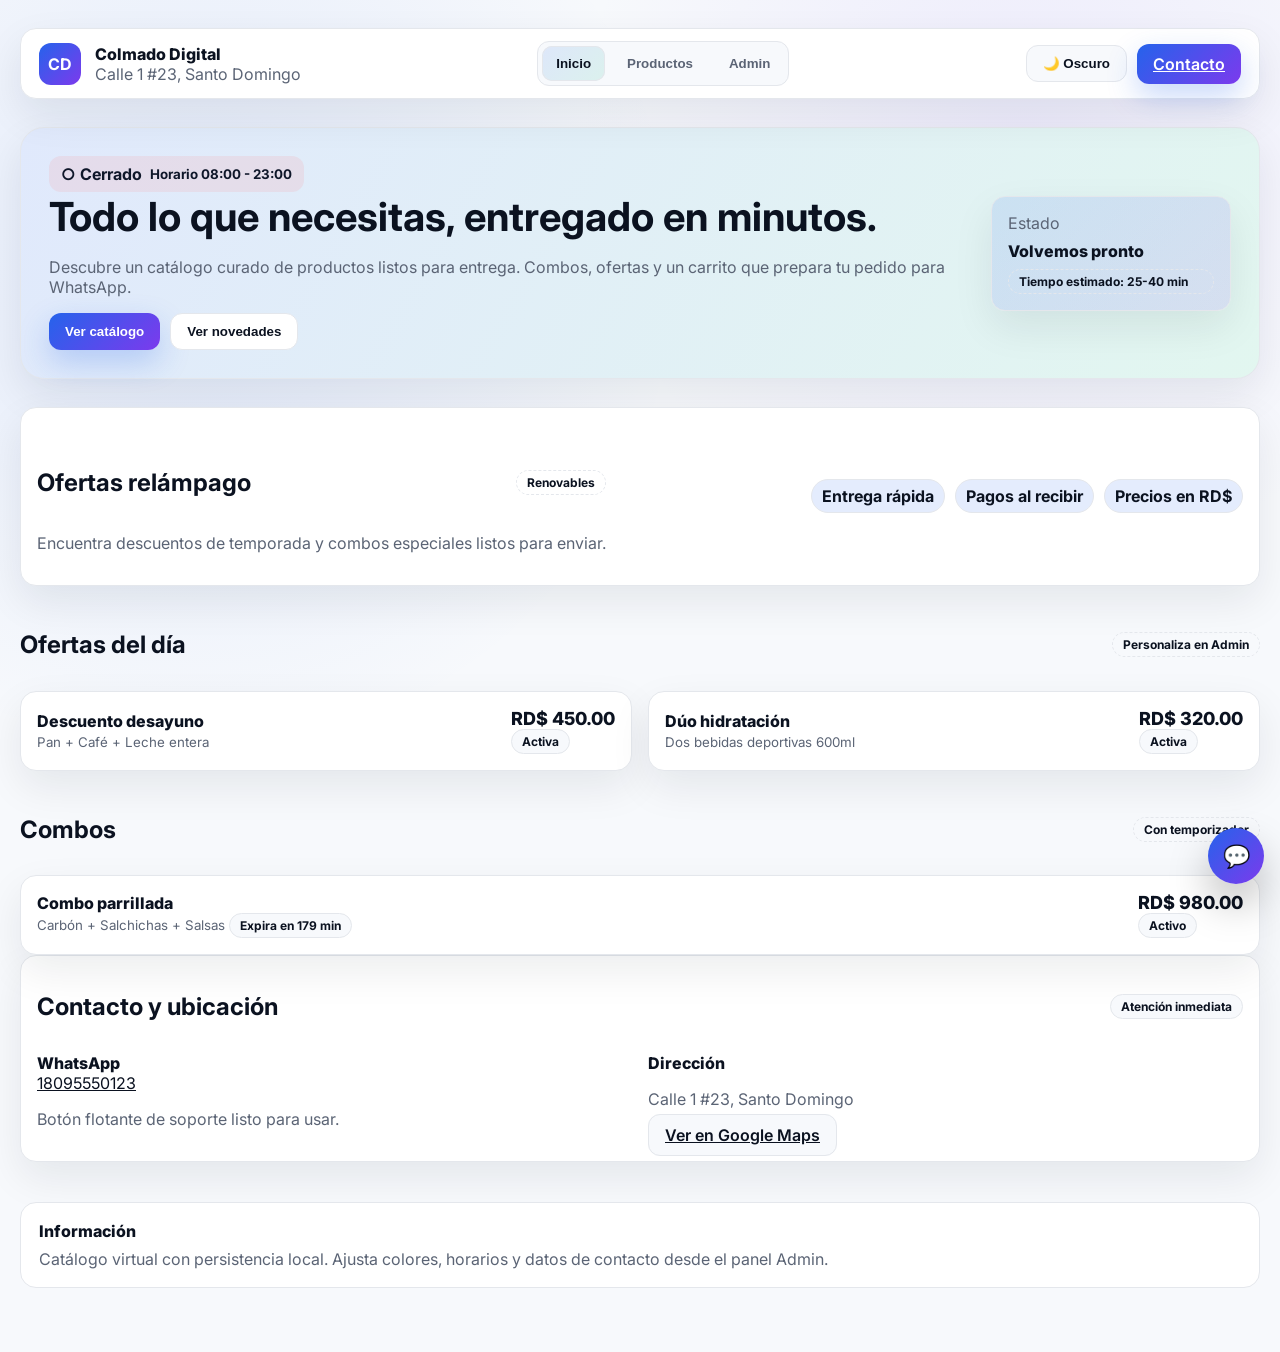
<file: app/index.html>
<!doctype html>
<html lang="es" data-theme="light">
  <head>
    <meta charset="UTF-8" />
    <meta name="viewport" content="width=device-width, initial-scale=1.0" />
    <title>Colmado Digital</title>
    <link rel="preconnect" href="https://fonts.googleapis.com" />
    <link rel="preconnect" href="https://fonts.gstatic.com" crossorigin />
    <link
      href="https://fonts.googleapis.com/css2?family=Inter:wght@400;500;600;700&display=swap"
      rel="stylesheet"
    />
    <link rel="stylesheet" href="./src/styles.css" />
  </head>
  <body>
    <div id="root"></div>
    <script type="module" src="./src/app.js"></script>
  </body>
</html>
</file>
<file: app/src/styles.css>
:root {
  --bg: #f7f9fc;
  --surface: #ffffff;
  --text: #0b1220;
  --muted: #5b6475;
  --primary: #2563eb;
  --secondary: #7c3aed;
  --accent: #10b981;
  --border: #e4e7ec;
  --shadow: 0 16px 40px rgba(15, 23, 42, 0.08);
  color-scheme: light;
}

:root[data-theme='dark'] {
  --bg: #0a0f1c;
  --surface: #0f172a;
  --text: #e7ecf6;
  --muted: #9aa5bd;
  --primary: #60a5fa;
  --secondary: #a78bfa;
  --accent: #34d399;
  --border: #1f2937;
  --shadow: 0 16px 40px rgba(0, 0, 0, 0.4);
  color-scheme: dark;
}

* {
  box-sizing: border-box;
}

body {
  margin: 0;
  font-family: 'Inter', system-ui, -apple-system, BlinkMacSystemFont, 'Segoe UI', sans-serif;
  background: radial-gradient(circle at 15% 20%, rgba(37, 99, 235, 0.1), transparent 32%),
    radial-gradient(circle at 80% 10%, rgba(167, 139, 250, 0.12), transparent 28%), var(--bg);
  color: var(--text);
}

a {
  color: inherit;
}

#root {
  min-height: 100vh;
}

.app-shell {
  max-width: 1320px;
  margin: 0 auto;
  padding: 28px 20px 64px;
}

.top-bar {
  display: flex;
  align-items: center;
  justify-content: space-between;
  gap: 16px;
  padding: 12px 18px;
  border: 1px solid var(--border);
  border-radius: 16px;
  background: var(--surface);
  box-shadow: var(--shadow);
  position: sticky;
  top: 12px;
  z-index: 10;
}

.brand {
  display: flex;
  align-items: center;
  gap: 14px;
}

.brand .logo {
  width: 42px;
  height: 42px;
  border-radius: 12px;
  background: linear-gradient(135deg, var(--primary), var(--secondary));
  display: grid;
  place-items: center;
  color: #fff;
  font-weight: 700;
  letter-spacing: 0.5px;
}

.nav-tabs {
  display: flex;
  gap: 8px;
  border: 1px solid var(--border);
  border-radius: 12px;
  padding: 4px;
  background: var(--bg);
}

.tab {
  border: none;
  background: transparent;
  padding: 10px 14px;
  border-radius: 10px;
  font-weight: 700;
  color: var(--muted);
  cursor: pointer;
}

.tab.active {
  background: linear-gradient(135deg, rgba(37, 99, 235, 0.12), rgba(16, 185, 129, 0.12));
  color: var(--text);
  box-shadow: inset 0 0 0 1px var(--border);
}

.nav-actions {
  display: flex;
  align-items: center;
  gap: 10px;
  flex-wrap: wrap;
}

.button {
  border: 1px solid var(--border);
  background: var(--surface);
  color: var(--text);
  padding: 10px 16px;
  border-radius: 12px;
  font-weight: 600;
  cursor: pointer;
  transition: all 0.2s ease;
}

.button.full {
  width: 100%;
  text-align: center;
}

.button.primary {
  background: linear-gradient(135deg, var(--primary), var(--secondary));
  color: #fff;
  border: none;
  box-shadow: 0 12px 30px rgba(37, 99, 235, 0.25);
}

.button.ghost {
  background: var(--bg);
  border: 1px solid var(--border);
}

.button.secondary {
  background: linear-gradient(135deg, var(--secondary), #ef4444);
  color: #fff;
  border: none;
}

.button:disabled {
  opacity: 0.6;
  cursor: not-allowed;
}

.search {
  flex: 1;
  min-width: 220px;
  display: flex;
  align-items: center;
  gap: 10px;
  padding: 10px 14px;
  background: var(--bg);
  border-radius: 12px;
  border: 1px solid var(--border);
}

.search.wide {
  max-width: 540px;
}

input,
select,
textarea {
  background: var(--surface);
  border: 1px solid var(--border);
  color: var(--text);
  padding: 10px 12px;
  border-radius: 10px;
  font: inherit;
}

input:focus,
select:focus,
textarea:focus {
  outline: 2px solid var(--primary);
  border-color: transparent;
}

.hero {
  margin: 28px 0;
  padding: 28px;
  border-radius: 24px;
  background: linear-gradient(120deg, rgba(37, 99, 235, 0.14), rgba(16, 185, 129, 0.12)), var(--surface);
  border: 1px solid var(--border);
  box-shadow: var(--shadow);
}

.hero h1 {
  margin: 0 0 10px;
  font-size: clamp(28px, 4vw, 40px);
}

.hero .status {
  display: inline-flex;
  align-items: center;
  gap: 8px;
  padding: 8px 12px;
  border-radius: 12px;
  background: rgba(52, 211, 153, 0.12);
  color: #0f172a;
  font-weight: 700;
}

.hero .status.closed {
  background: rgba(248, 113, 113, 0.12);
}

.grid {
  display: grid;
  grid-template-columns: repeat(auto-fit, minmax(240px, 1fr));
  gap: 16px;
}

.card {
  background: var(--surface);
  border: 1px solid var(--border);
  border-radius: 16px;
  padding: 16px;
  box-shadow: var(--shadow);
}

.section-title {
  display: flex;
  justify-content: space-between;
  align-items: center;
  margin: 24px 0 12px;
}

.badge {
  display: inline-flex;
  align-items: center;
  gap: 6px;
  padding: 4px 10px;
  border-radius: 999px;
  background: var(--bg);
  border: 1px solid var(--border);
  font-size: 12px;
  font-weight: 700;
}

.badge.subtle {
  background: transparent;
  border-style: dashed;
}

.pill {
  display: inline-flex;
  align-items: center;
  gap: 6px;
  padding: 6px 10px;
  background: rgba(37, 99, 235, 0.12);
  border-radius: 999px;
  font-weight: 700;
  color: var(--text);
  border: 1px solid var(--border);
}

.pill-group {
  display: flex;
  gap: 10px;
  flex-wrap: wrap;
}

.product-card {
  display: flex;
  flex-direction: column;
  gap: 10px;
}

.product-layout {
  display: grid;
  grid-template-columns: 2fr 1fr;
  gap: 16px;
}

.product-grid {
  display: grid;
  grid-template-columns: repeat(auto-fill, minmax(240px, 1fr));
  gap: 14px;
}

.product-card {
  border: 1px solid var(--border);
  border-radius: 16px;
  padding: 12px;
  background: linear-gradient(180deg, rgba(37, 99, 235, 0.03), transparent 38%), var(--surface);
  box-shadow: 0 10px 20px rgba(0, 0, 0, 0.03);
}

.product-image {
  position: relative;
  border-radius: 14px;
  overflow: hidden;
  aspect-ratio: 4 / 3;
  background: #0f172a;
}

.product-image img {
  width: 100%;
  height: 100%;
  object-fit: cover;
  display: block;
}

.product-tags {
  position: absolute;
  left: 10px;
  top: 10px;
  display: flex;
  gap: 6px;
  flex-wrap: wrap;
}

.product-overlay {
  position: absolute;
  inset: 0;
  background: rgba(15, 23, 42, 0.7);
  color: #fff;
  display: grid;
  place-items: center;
  font-weight: 800;
  letter-spacing: 0.5px;
}

.product-header {
  display: flex;
  justify-content: space-between;
  gap: 10px;
  align-items: center;
}

.product-footer {
  display: flex;
  justify-content: space-between;
  align-items: center;
  margin-top: 6px;
}

.product-card.muted {
  opacity: 0.8;
}

.tags {
  display: flex;
  flex-wrap: wrap;
  gap: 6px;
}

.price {
  font-weight: 800;
  font-size: 18px;
}

.filters {
  display: grid;
  grid-template-columns: repeat(auto-fit, minmax(180px, 1fr));
  gap: 12px;
  margin: 16px 0;
}

.checkbox {
  display: inline-flex;
  align-items: center;
  gap: 8px;
}

.checkbox.wide {
  grid-column: span 2;
}

.field {
  display: grid;
  gap: 6px;
}

.field.compact input {
  width: 100%;
}

.cart-body {
  display: grid;
  gap: 10px;
}

.totals {
  padding: 8px 0;
}

.flex-between {
  display: flex;
  justify-content: space-between;
  align-items: center;
  gap: 10px;
}

.cart {
  position: sticky;
  top: 90px;
  align-self: start;
  border: 1px solid var(--border);
  box-shadow: var(--shadow);
}

.cart-item {
  display: flex;
  justify-content: space-between;
  align-items: center;
  padding: 8px 0;
  border-bottom: 1px dashed var(--border);
}

.cart-actions {
  display: flex;
  gap: 8px;
}

.list-container {
  border: 1px solid var(--border);
  border-radius: 16px;
  background: var(--surface);
  box-shadow: var(--shadow);
}

.offer-card,
.combo-card {
  display: flex;
  gap: 12px;
  align-items: center;
  justify-content: space-between;
}

.banner {
  padding: 12px 14px;
  border-radius: 12px;
  background: linear-gradient(135deg, rgba(37, 99, 235, 0.14), rgba(16, 185, 129, 0.14));
  border: 1px solid var(--border);
  margin: 10px 0;
}

.admin-panel {
  margin-top: 28px;
  padding: 22px;
  border-radius: 18px;
  background: var(--surface);
  border: 1px solid var(--border);
  box-shadow: var(--shadow);
}

.admin-grid {
  display: grid;
  grid-template-columns: repeat(auto-fit, minmax(260px, 1fr));
  gap: 14px;
}

fieldset {
  border: 1px solid var(--border);
  border-radius: 12px;
  padding: 12px;
}

legend {
  padding: 0 6px;
  font-weight: 700;
  color: var(--muted);
}

.two-col {
  grid-template-columns: 1fr 1fr;
  gap: 10px;
}

.quick-list {
  max-height: 260px;
  overflow: auto;
  display: grid;
  gap: 8px;
}

.quick-inputs {
  display: flex;
  gap: 8px;
  align-items: center;
}

.stack {
  display: grid;
  gap: 8px;
}

.split {
  display: flex;
  align-items: center;
  justify-content: space-between;
  gap: 16px;
}

.hero-actions {
  display: flex;
  gap: 10px;
  flex-wrap: wrap;
  margin-top: 12px;
}

.hero-card {
  min-width: 240px;
  padding: 16px;
  border-radius: 14px;
  border: 1px solid var(--border);
  background: linear-gradient(135deg, rgba(37, 99, 235, 0.12), rgba(124, 58, 237, 0.12));
  box-shadow: var(--shadow);
  display: grid;
  gap: 8px;
}

.text-strong {
  font-weight: 800;
}

.text-subtle {
  color: var(--muted);
}

.clamp {
  display: -webkit-box;
  -webkit-line-clamp: 2;
  -webkit-box-orient: vertical;
  overflow: hidden;
}

.pager {
  display: flex;
  align-items: center;
  justify-content: space-between;
  margin-top: 12px;
}

.pager-actions {
  display: flex;
  gap: 8px;
}

.support-icon {
  position: fixed;
  right: 16px;
  bottom: 16px;
  width: 56px;
  height: 56px;
  border-radius: 50%;
  background: linear-gradient(135deg, var(--primary), #7c3aed);
  display: grid;
  place-items: center;
  color: #fff;
  font-size: 22px;
  box-shadow: 0 20px 40px rgba(0, 0, 0, 0.25);
  cursor: pointer;
  z-index: 20;
}

footer {
  margin-top: 40px;
  padding: 18px;
  border-radius: 16px;
  background: var(--surface);
  border: 1px solid var(--border);
  display: grid;
  gap: 8px;
}

@media (max-width: 720px) {
  .top-bar {
    flex-direction: column;
    align-items: stretch;
    position: static;
  }

  .product-layout {
    grid-template-columns: 1fr;
  }

  .cart {
    position: relative;
    top: 0;
  }

  .nav-tabs {
    width: 100%;
    justify-content: space-between;
  }
}
</file>
